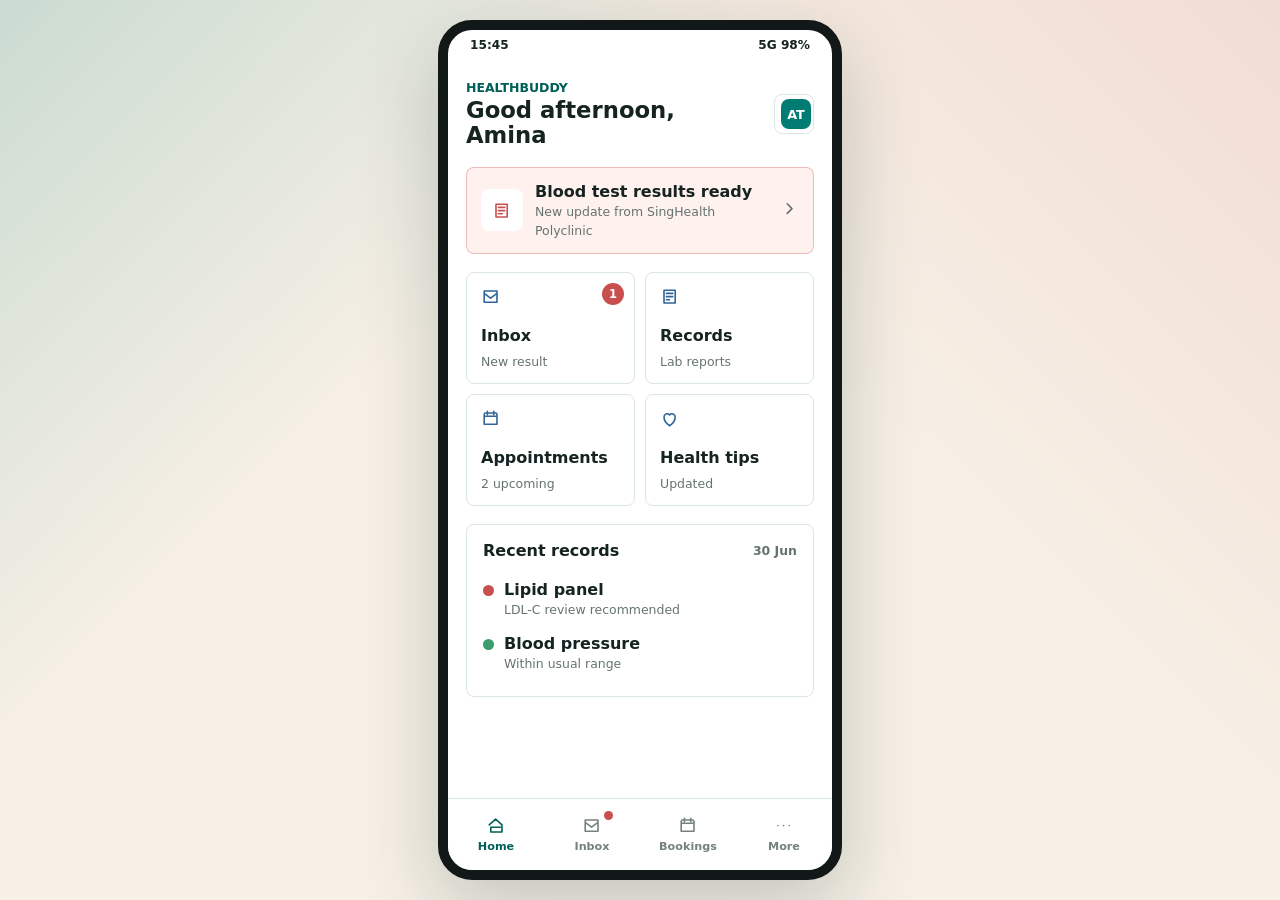
<file: index.html>
<!doctype html>
<html lang="en">
  <head>
    <meta charset="UTF-8" />
    <meta name="viewport" content="width=device-width, initial-scale=1.0" />
    <title>KAMS Week 5 Alpha</title>
    <link rel="stylesheet" href="./styles.css" />
  </head>
  <body>
    <main class="shell">
      <section class="phone" aria-label="HealthBuddy FH referral alpha">
        <div class="phone-status" aria-hidden="true">
          <span>15:45</span>
          <span>5G 98%</span>
        </div>

        <section class="screen active" data-screen="home" aria-label="Home">
          <header class="home-header">
            <div>
              <p>HealthBuddy</p>
              <h1>Good afternoon, Amina</h1>
            </div>
            <button class="icon-button" type="button" aria-label="Profile">
              <span class="avatar">AT</span>
            </button>
          </header>

          <button class="priority-card" type="button" data-go="inbox">
            <span class="card-icon" aria-hidden="true">
              <svg viewBox="0 0 24 24"><path d="M5 4h14v16H5z" /><path d="M8 8h8M8 12h8M8 16h5" /></svg>
            </span>
            <span>
              <strong>Blood test results ready</strong>
              <small>New update from SingHealth Polyclinic</small>
            </span>
            <span class="chevron" aria-hidden="true">
              <svg viewBox="0 0 24 24"><path d="m9 18 6-6-6-6" /></svg>
            </span>
          </button>

          <div class="home-grid" aria-label="HealthBuddy services">
            <button class="tile" type="button" data-go="inbox">
              <span class="tile-badge" aria-hidden="true">1</span>
              <svg viewBox="0 0 24 24" aria-hidden="true"><path d="M4 5h16v14H4zM4 8l8 6 8-6" /></svg>
              <span>Inbox</span>
              <small>New result</small>
            </button>
            <button class="tile" type="button">
              <svg viewBox="0 0 24 24" aria-hidden="true"><path d="M5 4h14v16H5zM8 8h8M8 12h8M8 16h4" /></svg>
              <span>Records</span>
              <small>Lab reports</small>
            </button>
            <button class="tile" type="button">
              <svg viewBox="0 0 24 24" aria-hidden="true"><path d="M8 3v4M16 3v4M4 9h16M6 5h12a2 2 0 0 1 2 2v12H4V7a2 2 0 0 1 2-2Z" /></svg>
              <span>Appointments</span>
              <small>2 upcoming</small>
            </button>
            <button class="tile" type="button">
              <svg viewBox="0 0 24 24" aria-hidden="true"><path d="M12 21s7-4.5 7-11a4 4 0 0 0-7-2.6A4 4 0 0 0 5 10c0 6.5 7 11 7 11Z" /></svg>
              <span>Health tips</span>
              <small>Updated</small>
            </button>
          </div>

          <section class="panel" aria-label="Recent health records">
            <div class="panel-heading">
              <h2>Recent records</h2>
              <span>30 Jun</span>
            </div>
            <article class="record-row">
              <span class="record-dot alert"></span>
              <div>
                <strong>Lipid panel</strong>
                <small>LDL-C review recommended</small>
              </div>
            </article>
            <article class="record-row">
              <span class="record-dot ok"></span>
              <div>
                <strong>Blood pressure</strong>
                <small>Within usual range</small>
              </div>
            </article>
          </section>
        </section>

        <section class="screen" data-screen="inbox" aria-label="Inbox">
          <header class="topbar">
            <button class="icon-button" type="button" data-go="home" aria-label="Back">
              <svg viewBox="0 0 24 24"><path d="m15 18-6-6 6-6" /></svg>
            </button>
            <h1>Inbox</h1>
            <button class="icon-button" type="button" aria-label="Search">
              <svg viewBox="0 0 24 24"><path d="m21 21-4.3-4.3M10 18a8 8 0 1 1 0-16 8 8 0 0 1 0 16Z" /></svg>
            </button>
          </header>

          <div class="segmented" aria-label="Inbox categories">
            <button class="active" type="button">Updates</button>
            <button type="button">Appointments</button>
            <button type="button">Letters</button>
          </div>

          <button class="message urgent" type="button" data-go="results">
            <span class="unread-dot" aria-hidden="true"></span>
            <span class="message-copy">
              <strong>Blood test results are ready</strong>
              <small>SingHealth Polyclinic - Today, 2:18 PM</small>
            </span>
            <span class="status-pill">New</span>
          </button>

          <button class="message" type="button">
            <span class="read-dot" aria-hidden="true"></span>
            <span class="message-copy">
              <strong>Medication collection window</strong>
              <small>Pharmacy - Yesterday</small>
            </span>
            <span class="chevron" aria-hidden="true">
              <svg viewBox="0 0 24 24"><path d="m9 18 6-6-6-6" /></svg>
            </span>
          </button>

          <button class="message" type="button">
            <span class="read-dot" aria-hidden="true"></span>
            <span class="message-copy">
              <strong>Dental check reminder</strong>
              <small>National Dental Centre - 26 Jun</small>
            </span>
            <span class="chevron" aria-hidden="true">
              <svg viewBox="0 0 24 24"><path d="m9 18 6-6-6-6" /></svg>
            </span>
          </button>
        </section>

        <section class="screen results-screen" data-screen="results" aria-label="Blood test results">
          <header class="topbar">
            <button class="icon-button" type="button" data-go="inbox" aria-label="Back">
              <svg viewBox="0 0 24 24"><path d="m15 18-6-6 6-6" /></svg>
            </button>
            <h1>Blood Results</h1>
            <button class="icon-button" type="button" aria-label="Download">
              <svg viewBox="0 0 24 24"><path d="M12 3v12M8 11l4 4 4-4M5 21h14" /></svg>
            </button>
          </header>

          <section class="ldl-card" aria-label="LDL cholesterol result zone">
            <div class="ldl-heading">
              <div>
                <p>Lipid panel</p>
                <h2>LDL-C requires FH review</h2>
              </div>
              <div class="zone-badge">
                <strong>Red</strong>
                <span>5.5+</span>
              </div>
            </div>

            <div class="threshold" aria-label="LDL threshold bar">
              <div class="bar">
                <span class="green"></span>
                <span class="yellow"></span>
                <span class="red"></span>
                <i style="left: 81%"></i>
              </div>
              <div class="bar-labels">
                <span>0-5</span>
                <span>5-5.5</span>
                <span>5.5+</span>
              </div>
              <p class="threshold-note">Your result falls in the red FH review zone. The exact number is kept inside the full lab record.</p>
            </div>
          </section>

          <section class="result-values" aria-label="Result values">
            <article class="value high">
              <div>
                <strong>LDL cholesterol zone</strong>
                <small>Green: 0-5, yellow: 5-5.5, red: 5.5+</small>
              </div>
              <span>Red</span>
            </article>
            <article class="value">
              <div>
                <strong>HDL cholesterol</strong>
                <small>Usual range</small>
              </div>
              <span>OK</span>
            </article>
            <article class="value">
              <div>
                <strong>Triglycerides</strong>
                <small>Usual range</small>
              </div>
              <span>OK</span>
            </article>
          </section>

          <section class="faq" aria-label="FH referral FAQs">
            <h2>Common questions</h2>
            <details open>
              <summary>Why am I seeing this referral option?</summary>
              <p>Your LDL-C result is in the red FH review zone. A GP can check your full result, family history, and medication context before deciding on referral.</p>
            </details>
            <details>
              <summary>Does this mean I have FH?</summary>
              <p>No. This app flags risk only. Familial hypercholesterolemia needs clinical review and, if appropriate, genetic assessment.</p>
            </details>
            <details>
              <summary>Why does early testing matter?</summary>
              <p>Earlier review can lead to earlier treatment and may help protect close family members through cascade screening.</p>
            </details>
            <details>
              <summary>Can I self-refer?</summary>
              <p>No. The GP remains the clinical decision-maker and sends the referral if it is appropriate.</p>
            </details>
          </section>

          <button class="brochure-link" type="button" data-go="brochure">
            Read the FH information brochure
            <svg viewBox="0 0 24 24" aria-hidden="true"><path d="m9 18 6-6-6-6" /></svg>
          </button>

          <div class="sticky-space"></div>
        </section>

        <section class="screen results-screen" data-screen="brochure" aria-label="FH information brochure">
          <header class="topbar">
            <button class="icon-button" type="button" data-go="results" aria-label="Back">
              <svg viewBox="0 0 24 24"><path d="m15 18-6-6 6-6" /></svg>
            </button>
            <h1>FH Brochure</h1>
            <span></span>
          </header>

          <section class="brochure">
            <p class="kicker">Familial hypercholesterolemia</p>
            <h2>What this result could mean</h2>
            <p>FH is an inherited condition that can cause high LDL cholesterol from a young age. Many people feel well, so a high LDL result can be an early signal to discuss with a GP.</p>
            <ul>
              <li>Bring this result to your GP review.</li>
              <li>Share any known family history of high cholesterol or early heart disease.</li>
              <li>Ask whether Genetic Assessment Centre referral is appropriate.</li>
            </ul>
          </section>

          <div class="sticky-space"></div>
        </section>

        <section class="screen clinic-screen" data-screen="clinic" aria-label="Find nearby GP clinic">
          <header class="topbar">
            <button class="icon-button" type="button" data-go="results" aria-label="Back">
              <svg viewBox="0 0 24 24"><path d="m15 18-6-6 6-6" /></svg>
            </button>
            <h1>Choose GP Clinic</h1>
            <span></span>
          </header>

          <section class="clinic-intro">
            <p class="kicker">Nearby clinics</p>
            <h2>Pick a GP before sending the request</h2>
            <p>HealthBuddy can use existing location services to suggest nearby GP clinics. Select a clinic so the referral request goes to the right GP for review.</p>
          </section>

          <label class="search-box">
            <span>Search clinic</span>
            <input id="clinic-search" type="search" placeholder="Type a clinic name or suburb" autocomplete="off" />
          </label>

          <section class="map-card" aria-label="Interactive nearby clinic map">
            <div class="map-grid" aria-hidden="true"></div>
            <button class="map-pin selected" type="button" data-clinic="singhealth" style="left: 58%; top: 44%;" aria-label="Select SingHealth Polyclinic">
              <span>1</span>
            </button>
            <button class="map-pin" type="button" data-clinic="tampines" style="left: 28%; top: 34%;" aria-label="Select Tampines Family Clinic">
              <span>2</span>
            </button>
            <button class="map-pin" type="button" data-clinic="eastcare" style="left: 66%; top: 68%;" aria-label="Select EastCare GP Group">
              <span>3</span>
            </button>
            <div class="patient-dot" style="left: 48%; top: 57%;" aria-hidden="true"></div>
          </section>

          <section class="clinic-list" aria-label="Clinic search results">
            <button class="clinic-card selected" type="button" data-clinic="singhealth">
              <span class="clinic-number">1</span>
              <span>
                <strong>SingHealth Polyclinic - Bedok</strong>
                <small>1.2 km away - 6643 6969</small>
              </span>
            </button>
            <button class="clinic-card" type="button" data-clinic="tampines">
              <span class="clinic-number">2</span>
              <span>
                <strong>Tampines Family Clinic</strong>
                <small>2.4 km away - 6781 2288</small>
              </span>
            </button>
            <button class="clinic-card" type="button" data-clinic="eastcare">
              <span class="clinic-number">3</span>
              <span>
                <strong>EastCare GP Group</strong>
                <small>3.1 km away - 6447 3344</small>
              </span>
            </button>
          </section>

          <section class="selected-clinic" aria-live="polite">
            <small>Selected clinic</small>
            <strong id="selected-clinic-name">SingHealth Polyclinic - Bedok</strong>
            <span id="selected-clinic-phone">6643 6969</span>
          </section>

          <button class="primary-action" type="button" id="send-referral">Send request to selected GP</button>
        </section>

        <section class="screen" data-screen="confirmation" aria-label="Referral request confirmation">
          <header class="topbar">
            <button class="icon-button" type="button" data-go="home" aria-label="Back home">
              <svg viewBox="0 0 24 24"><path d="m15 18-6-6 6-6" /></svg>
            </button>
            <h1>Referral Request</h1>
            <span></span>
          </header>

          <section class="confirmation">
            <span class="success-icon" aria-hidden="true">
              <svg viewBox="0 0 24 24"><path d="m5 12 5 5L20 7" /></svg>
            </span>
            <h2>Request sent to your GP</h2>
            <p><span id="confirmation-clinic">Your selected GP</span> will review the LDL-C zone result and decide whether to send a GAC referral.</p>
          </section>

          <section class="panel">
            <div class="panel-heading">
              <h2>Status</h2>
              <span id="request-time">Today</span>
            </div>
            <ol class="steps">
              <li class="done">Referral request submitted to selected GP</li>
              <li>GP clinical review</li>
              <li>GAC appointment options if approved</li>
            </ol>
          </section>

          <button class="secondary-action" type="button" id="reset-demo">Reset demo</button>
        </section>

        <button class="floating-action" type="button" id="ask-referral">
          Ask GP for referral
        </button>

        <nav class="bottom-nav" aria-label="Primary navigation">
          <button class="nav-item active" type="button" data-go="home" aria-label="Home">
            <svg viewBox="0 0 24 24"><path d="M4 11 12 4l8 7v9H6v-6h12" /></svg>
            <span>Home</span>
          </button>
          <button class="nav-item" type="button" data-go="inbox" aria-label="Inbox">
            <span class="nav-dot" aria-hidden="true"></span>
            <svg viewBox="0 0 24 24"><path d="M4 5h16v14H4zM4 8l8 6 8-6" /></svg>
            <span>Inbox</span>
          </button>
          <button class="nav-item" type="button" aria-label="Bookings">
            <svg viewBox="0 0 24 24"><path d="M8 3v4M16 3v4M4 9h16M6 5h12a2 2 0 0 1 2 2v12H4V7a2 2 0 0 1 2-2Z" /></svg>
            <span>Bookings</span>
          </button>
          <button class="nav-item" type="button" aria-label="More">
            <svg viewBox="0 0 24 24"><path d="M5 12h.01M12 12h.01M19 12h.01" /></svg>
            <span>More</span>
          </button>
        </nav>
      </section>
    </main>

    <script src="./script.js"></script>
  </body>
</html>
</file>
<file: styles.css>
:root {
  color-scheme: light;
  --ink: #152321;
  --muted: #657471;
  --line: #dbe7e4;
  --paper: #ffffff;
  --wash: #f3f8f6;
  --teal: #007c72;
  --teal-dark: #005f58;
  --teal-soft: #dff2ed;
  --yellow: #f0b84a;
  --red: #c94f4f;
  --red-soft: #fff1ed;
  --green: #3d9c6c;
  --blue: #30649a;
  --shadow: 0 26px 80px rgba(19, 50, 48, 0.23);
  font-family: Inter, ui-sans-serif, system-ui, -apple-system, BlinkMacSystemFont, "Segoe UI", sans-serif;
}

* {
  box-sizing: border-box;
}

body {
  margin: 0;
  min-height: 100vh;
  color: var(--ink);
  background:
    linear-gradient(135deg, rgba(0, 124, 114, 0.18), transparent 35%),
    linear-gradient(225deg, rgba(201, 79, 79, 0.12), transparent 38%),
    #f7f0e6;
}

button,
summary {
  font: inherit;
}

button {
  cursor: pointer;
}

svg {
  width: 1.2rem;
  height: 1.2rem;
  fill: none;
  stroke: currentColor;
  stroke-linecap: round;
  stroke-linejoin: round;
  stroke-width: 2;
}

.shell {
  min-height: 100vh;
  display: grid;
  place-items: center;
  padding: 20px;
}

.phone {
  position: relative;
  width: min(100%, 404px);
  height: min(860px, calc(100vh - 40px));
  min-height: 700px;
  border: 10px solid #111817;
  border-radius: 34px;
  overflow: hidden;
  background: var(--paper);
  box-shadow: var(--shadow);
}

.phone-status {
  height: 32px;
  padding: 8px 22px 0;
  display: flex;
  justify-content: space-between;
  font-size: 0.76rem;
  font-weight: 800;
}

.screen {
  display: none;
  height: calc(100% - 104px);
  overflow-y: auto;
  padding: 18px;
  scrollbar-width: none;
}

.screen::-webkit-scrollbar {
  display: none;
}

.screen.active {
  display: block;
}

.home-header,
.topbar,
.panel-heading,
.ldl-heading {
  display: flex;
  align-items: center;
  justify-content: space-between;
  gap: 14px;
}

.home-header {
  margin-bottom: 18px;
}

.home-header p,
.ldl-heading p,
.kicker {
  margin: 0;
  color: var(--teal-dark);
  font-size: 0.78rem;
  font-weight: 900;
  letter-spacing: 0;
  text-transform: uppercase;
}

h1,
h2,
p {
  letter-spacing: 0;
}

h1,
h2 {
  margin: 0;
}

.home-header h1 {
  margin-top: 3px;
  max-width: 15rem;
  font-size: 1.42rem;
  line-height: 1.12;
}

.topbar {
  min-height: 42px;
  margin-bottom: 16px;
}

.topbar h1 {
  font-size: 1.1rem;
}

.icon-button {
  width: 40px;
  height: 40px;
  border: 1px solid var(--line);
  border-radius: 8px;
  display: inline-grid;
  place-items: center;
  color: var(--teal-dark);
  background: #fff;
}

.avatar {
  width: 30px;
  height: 30px;
  border-radius: 8px;
  display: grid;
  place-items: center;
  color: #fff;
  background: var(--teal);
  font-size: 0.8rem;
  font-weight: 900;
}

.priority-card,
.message,
.brochure-link {
  width: 100%;
  border: 1px solid var(--line);
  border-radius: 8px;
  display: grid;
  grid-template-columns: auto 1fr auto;
  align-items: center;
  gap: 12px;
  padding: 14px;
  text-align: left;
  color: var(--ink);
  background: #fff;
}

.priority-card {
  border-color: rgba(201, 79, 79, 0.32);
  background: var(--red-soft);
}

.card-icon {
  width: 42px;
  height: 42px;
  border-radius: 8px;
  display: grid;
  place-items: center;
  color: var(--red);
  background: #fff;
}

strong {
  display: block;
}

small {
  color: var(--muted);
  font-size: 0.78rem;
}

.chevron {
  color: var(--muted);
}

.home-grid {
  margin-top: 18px;
  display: grid;
  grid-template-columns: repeat(2, minmax(0, 1fr));
  gap: 10px;
}

.tile {
  position: relative;
  min-height: 112px;
  border: 1px solid var(--line);
  border-radius: 8px;
  padding: 14px;
  display: grid;
  align-content: space-between;
  justify-items: start;
  color: var(--ink);
  text-align: left;
  background: #fff;
}

.tile svg {
  color: var(--blue);
}

.tile span:not(.tile-badge) {
  margin-top: 12px;
  font-weight: 900;
}

.tile-badge {
  position: absolute;
  top: 10px;
  right: 10px;
  width: 22px;
  height: 22px;
  border-radius: 999px;
  display: grid;
  place-items: center;
  color: #fff;
  background: var(--red);
  font-size: 0.72rem;
  font-weight: 900;
}

.panel {
  margin-top: 18px;
  border: 1px solid var(--line);
  border-radius: 8px;
  padding: 16px;
  background: #fff;
}

.panel-heading {
  margin-bottom: 12px;
}

.panel-heading h2 {
  font-size: 1rem;
}

.panel-heading span {
  color: var(--muted);
  font-size: 0.78rem;
  font-weight: 800;
}

.record-row {
  display: grid;
  grid-template-columns: auto 1fr;
  gap: 10px;
  padding: 8px 0;
}

.record-dot,
.unread-dot,
.read-dot {
  width: 11px;
  height: 11px;
  margin-top: 5px;
  border-radius: 999px;
}

.record-dot.alert,
.unread-dot {
  background: var(--red);
}

.record-dot.ok {
  background: var(--green);
}

.read-dot {
  background: #c8d5d1;
}

.segmented {
  display: grid;
  grid-template-columns: repeat(3, 1fr);
  gap: 8px;
  margin-bottom: 14px;
}

.segmented button {
  min-height: 36px;
  border: 1px solid var(--line);
  border-radius: 8px;
  color: var(--muted);
  background: #fff;
  font-size: 0.82rem;
  font-weight: 900;
}

.segmented .active {
  color: #fff;
  border-color: var(--teal);
  background: var(--teal);
}

.message {
  min-height: 78px;
  margin-bottom: 10px;
}

.message.urgent {
  border-color: rgba(0, 124, 114, 0.3);
  background: #f2fbf8;
}

.status-pill {
  border-radius: 999px;
  padding: 6px 9px;
  color: #fff;
  background: var(--teal);
  font-size: 0.72rem;
  font-weight: 900;
}

.ldl-card {
  border-radius: 8px;
  padding: 16px;
  color: #fff;
  background: linear-gradient(135deg, #005f58, #2f6a94);
}

.ldl-heading h2 {
  max-width: 15rem;
  margin-top: 4px;
  font-size: 1.34rem;
  line-height: 1.15;
}

.ldl-heading p {
  color: #ccece6;
}

.zone-badge {
  width: 88px;
  min-height: 88px;
  border: 1px solid rgba(255, 255, 255, 0.45);
  border-radius: 8px;
  display: grid;
  place-items: center;
  align-content: center;
  background: rgba(255, 255, 255, 0.12);
}

.zone-badge strong {
  font-size: 1.35rem;
  line-height: 1;
}

.zone-badge span {
  font-size: 0.7rem;
  font-weight: 900;
}

.threshold {
  margin-top: 18px;
}

.bar {
  position: relative;
  height: 12px;
  border-radius: 999px;
  display: grid;
  grid-template-columns: 62% 10% 28%;
  overflow: visible;
  background: rgba(255, 255, 255, 0.25);
}

.bar span {
  min-width: 0;
}

.bar .green {
  border-radius: 999px 0 0 999px;
  background: var(--green);
}

.bar .yellow {
  background: var(--yellow);
}

.bar .red {
  border-radius: 0 999px 999px 0;
  background: var(--red);
}

.bar i {
  position: absolute;
  top: -8px;
  width: 4px;
  height: 28px;
  border-radius: 999px;
  background: #fff;
  box-shadow: 0 0 0 3px rgba(21, 35, 33, 0.22);
}

.bar-labels {
  margin-top: 9px;
  display: flex;
  justify-content: space-between;
  color: #e8fbf7;
  font-size: 0.7rem;
  font-weight: 800;
}

.threshold-note {
  margin: 10px 0 0;
  color: #eef9f7;
  font-size: 0.86rem;
  line-height: 1.38;
}

.result-values {
  margin-top: 14px;
  display: grid;
  gap: 10px;
}

.value {
  border: 1px solid var(--line);
  border-radius: 8px;
  padding: 14px;
  display: grid;
  grid-template-columns: 1fr auto;
  gap: 12px;
  align-items: center;
  background: #fff;
}

.value.high {
  border-color: rgba(201, 79, 79, 0.36);
  background: var(--red-soft);
}

.value > span {
  min-width: 54px;
  border-radius: 8px;
  padding: 8px;
  text-align: center;
  color: var(--teal-dark);
  background: var(--teal-soft);
  font-weight: 900;
}

.value.high > span {
  color: #fff;
  background: var(--red);
}

.clinic-intro {
  border: 1px solid rgba(0, 124, 114, 0.24);
  border-radius: 8px;
  padding: 16px;
  background: var(--teal-soft);
}

.clinic-intro h2 {
  margin-top: 4px;
  font-size: 1.25rem;
  line-height: 1.2;
}

.clinic-intro p:last-child {
  margin: 8px 0 0;
  color: #40524f;
  font-size: 0.88rem;
  line-height: 1.45;
}

.search-box {
  margin-top: 14px;
  display: grid;
  gap: 7px;
  color: var(--muted);
  font-size: 0.78rem;
  font-weight: 900;
}

.search-box input {
  width: 100%;
  min-height: 44px;
  border: 1px solid var(--line);
  border-radius: 8px;
  padding: 0 12px;
  color: var(--ink);
  background: #fff;
  font: inherit;
}

.map-card {
  position: relative;
  height: 210px;
  margin-top: 14px;
  border: 1px solid var(--line);
  border-radius: 8px;
  overflow: hidden;
  background:
    linear-gradient(135deg, rgba(0, 124, 114, 0.18), transparent 45%),
    linear-gradient(225deg, rgba(48, 100, 154, 0.18), transparent 48%),
    #eef5f2;
}

.map-grid {
  position: absolute;
  inset: 0;
  background-image:
    linear-gradient(rgba(21, 35, 33, 0.08) 1px, transparent 1px),
    linear-gradient(90deg, rgba(21, 35, 33, 0.08) 1px, transparent 1px);
  background-size: 34px 34px;
  transform: rotate(-8deg) scale(1.15);
}

.map-pin {
  position: absolute;
  width: 34px;
  height: 34px;
  border: 3px solid #fff;
  border-radius: 999px 999px 999px 2px;
  display: grid;
  place-items: center;
  color: #fff;
  background: var(--blue);
  box-shadow: 0 8px 18px rgba(21, 35, 33, 0.22);
  transform: translate(-50%, -50%) rotate(-45deg);
}

.map-pin span {
  transform: rotate(45deg);
  font-weight: 900;
}

.map-pin.selected {
  background: var(--teal);
}

.patient-dot {
  position: absolute;
  width: 16px;
  height: 16px;
  border: 3px solid #fff;
  border-radius: 999px;
  background: var(--red);
  box-shadow: 0 0 0 6px rgba(201, 79, 79, 0.18);
  transform: translate(-50%, -50%);
}

.clinic-list {
  margin-top: 14px;
  display: grid;
  gap: 9px;
}

.clinic-card {
  width: 100%;
  border: 1px solid var(--line);
  border-radius: 8px;
  padding: 12px;
  display: grid;
  grid-template-columns: auto 1fr;
  align-items: center;
  gap: 10px;
  color: var(--ink);
  text-align: left;
  background: #fff;
}

.clinic-card.selected {
  border-color: rgba(0, 124, 114, 0.36);
  background: #f1fbf8;
}

.clinic-card[hidden] {
  display: none;
}

.clinic-number {
  width: 28px;
  height: 28px;
  border-radius: 8px;
  display: grid;
  place-items: center;
  color: #fff;
  background: var(--teal);
  font-size: 0.78rem;
  font-weight: 900;
}

.selected-clinic {
  margin-top: 14px;
  border: 1px solid rgba(0, 124, 114, 0.28);
  border-radius: 8px;
  padding: 12px;
  display: grid;
  gap: 3px;
  background: var(--wash);
}

.selected-clinic span {
  color: var(--muted);
  font-size: 0.84rem;
  font-weight: 800;
}

.faq {
  margin-top: 16px;
}

.faq h2 {
  margin-bottom: 10px;
  font-size: 1.05rem;
}

details {
  border: 1px solid var(--line);
  border-radius: 8px;
  margin-bottom: 8px;
  background: #fff;
}

summary {
  padding: 13px 14px;
  font-weight: 900;
  cursor: pointer;
}

details p {
  margin: 0;
  padding: 0 14px 14px;
  color: #43514f;
  font-size: 0.88rem;
  line-height: 1.45;
}

.brochure-link {
  margin-top: 12px;
  grid-template-columns: 1fr auto;
  color: var(--teal-dark);
  font-weight: 900;
  background: var(--teal-soft);
}

.brochure {
  border: 1px solid var(--line);
  border-radius: 8px;
  padding: 18px;
  background: #fff;
}

.brochure h2 {
  margin-top: 4px;
  font-size: 1.35rem;
}

.brochure p,
.brochure li {
  color: #465451;
  line-height: 1.5;
}

.brochure ul {
  padding-left: 20px;
}

.confirmation {
  padding: 32px 16px 22px;
  text-align: center;
}

.success-icon {
  width: 74px;
  height: 74px;
  margin: 0 auto 18px;
  border-radius: 18px;
  display: grid;
  place-items: center;
  color: #fff;
  background: var(--teal);
}

.success-icon svg {
  width: 38px;
  height: 38px;
}

.confirmation h2 {
  font-size: 1.55rem;
}

.confirmation p {
  max-width: 280px;
  margin: 10px auto 0;
  color: var(--muted);
  line-height: 1.48;
}

.steps {
  margin: 0;
  padding: 0;
  list-style: none;
  display: grid;
  gap: 10px;
}

.steps li {
  position: relative;
  padding-left: 28px;
  color: var(--muted);
  font-weight: 900;
}

.steps li::before {
  content: "";
  position: absolute;
  left: 0;
  top: 2px;
  width: 16px;
  height: 16px;
  border: 2px solid #b8c8c4;
  border-radius: 999px;
}

.steps .done {
  color: var(--ink);
}

.steps .done::before {
  border-color: var(--teal);
  background: var(--teal);
  box-shadow: inset 0 0 0 4px #fff;
}

.secondary-action,
.floating-action,
.primary-action {
  width: 100%;
  min-height: 50px;
  border-radius: 8px;
  font-weight: 900;
}

.primary-action {
  margin-top: 14px;
  border: 0;
  color: #fff;
  background: var(--teal);
}

.secondary-action {
  margin-top: 16px;
  border: 1px solid var(--line);
  color: var(--teal-dark);
  background: #fff;
}

.floating-action {
  position: absolute;
  left: 18px;
  right: 18px;
  bottom: 82px;
  width: calc(100% - 36px);
  border: 0;
  display: none;
  color: #fff;
  background: var(--teal);
  box-shadow: 0 14px 26px rgba(0, 95, 88, 0.28);
}

.floating-action.visible {
  display: block;
}

.sticky-space {
  height: 76px;
}

.bottom-nav {
  position: absolute;
  left: 0;
  right: 0;
  bottom: 0;
  height: 72px;
  border-top: 1px solid var(--line);
  display: grid;
  grid-template-columns: repeat(4, 1fr);
  background: rgba(255, 255, 255, 0.97);
  backdrop-filter: blur(10px);
}

.nav-item {
  position: relative;
  border: 0;
  display: grid;
  place-items: center;
  align-content: center;
  gap: 4px;
  color: #74817f;
  background: transparent;
  font-size: 0.7rem;
  font-weight: 900;
}

.nav-item.active {
  color: var(--teal-dark);
}

.nav-dot {
  position: absolute;
  top: 12px;
  right: 28%;
  width: 9px;
  height: 9px;
  border-radius: 999px;
  background: var(--red);
}

button:hover,
summary:hover {
  filter: brightness(0.98);
}

@media (max-width: 460px) {
  .shell {
    padding: 0;
  }

  .phone {
    width: 100%;
    height: 100vh;
    min-height: 640px;
    border: 0;
    border-radius: 0;
  }
}
</file>
